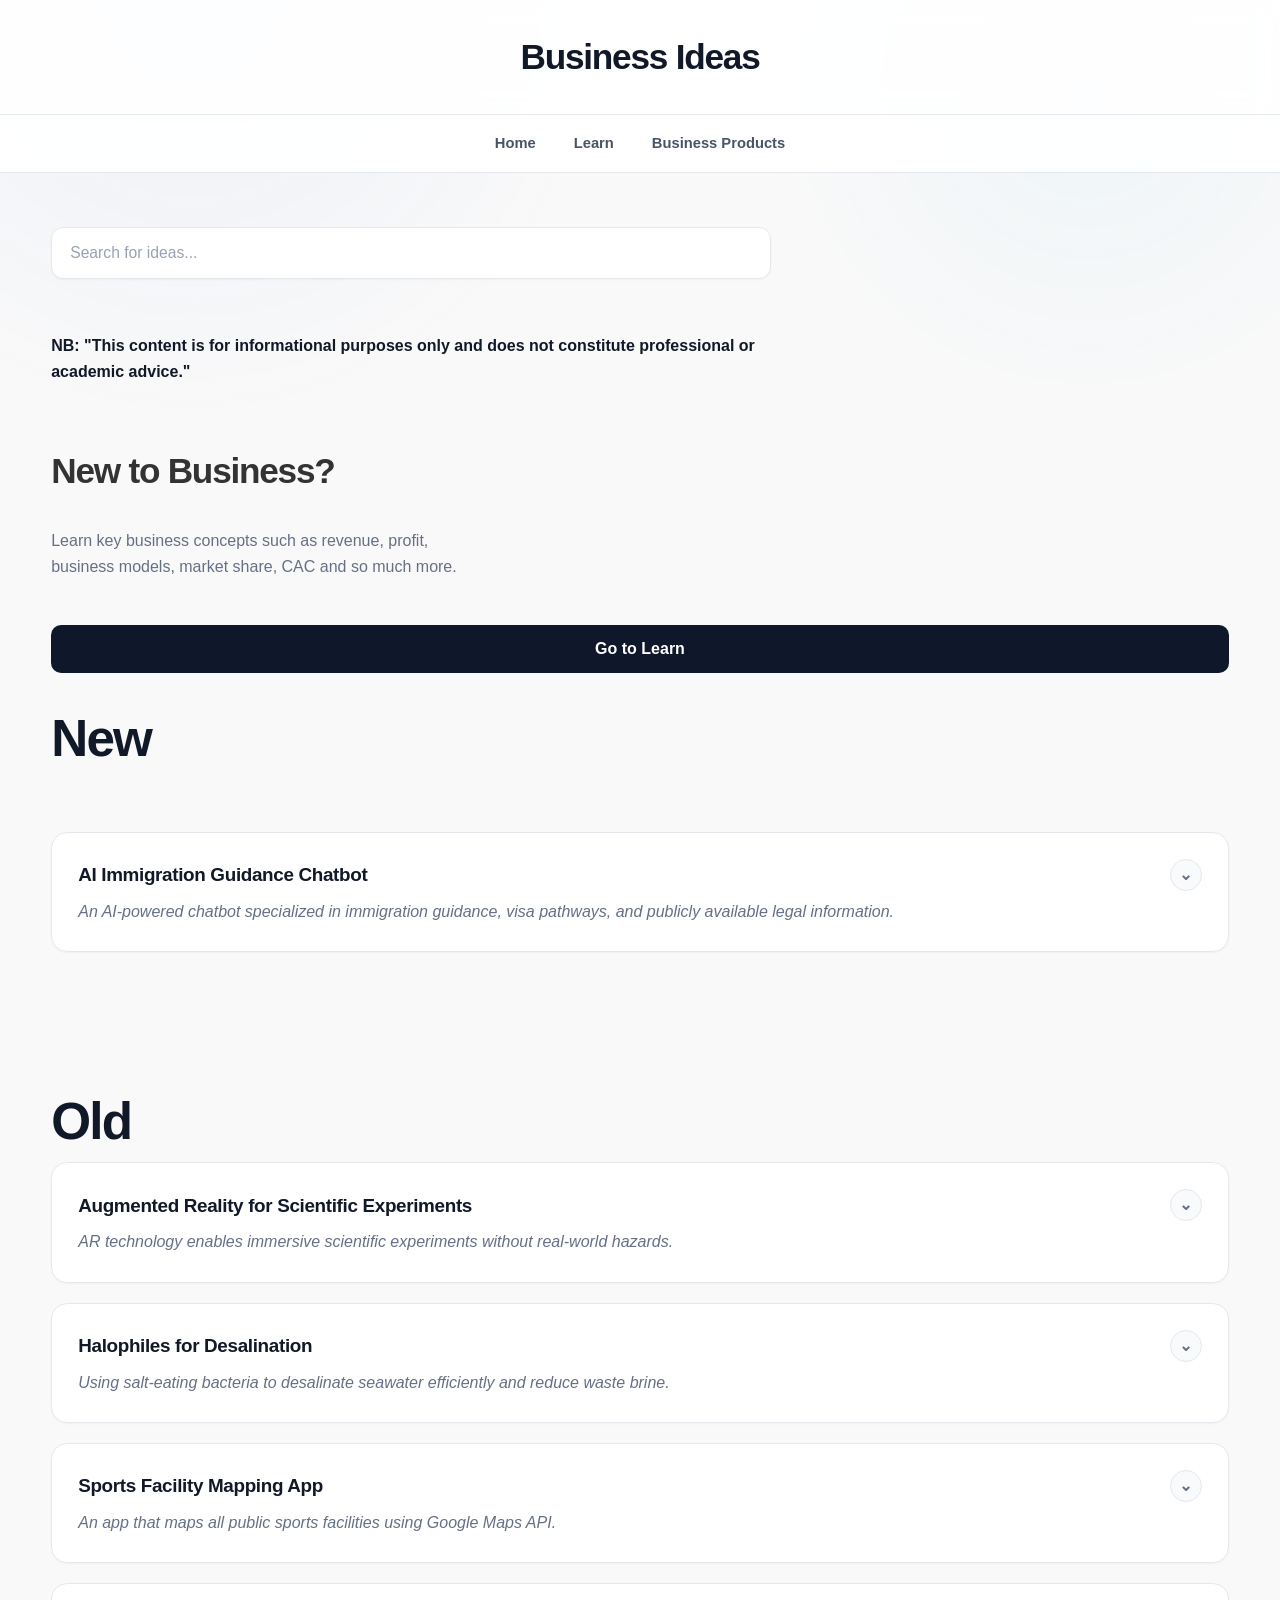
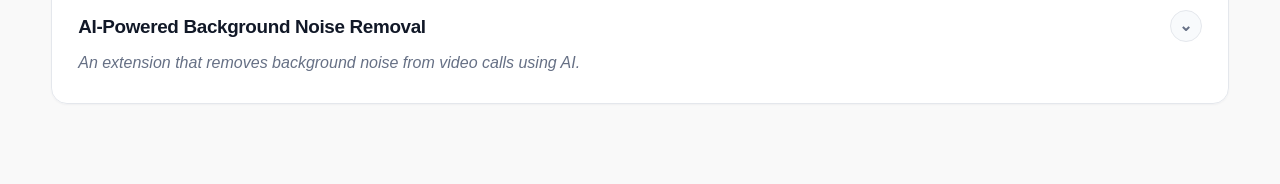
<file: index.html>
<!DOCTYPE html>
<html lang="en">
<head>
    <meta charset="UTF-8">
    <meta name="viewport" content="width=device-width, initial-scale=1.0">
    <meta name="google-site-verification" content="j425dWtoZbO4wh3GusaQlFBRPqUFYyocIAsv5WaltIE" />
    <title>Business Ideas</title>
    <link rel="stylesheet" href="styles.css">
    <style>
        /* Keep existing styles, but remove the .idea:hover .details part */
        body {
            font-family: Arial, sans-serif;
            margin: 0;
            padding: 0;
            background-color: #f9f9f9; /* Or use your gradient from styles.css */
            color: #333;
        }
        header {
            background-color: #0a9396; /* Or #333 from styles.css */
            color: #fff;
            padding: 20px;
            text-align: center;
            font-size: 1.8rem;
            font-weight: bold;
        }
        .container {
            width: 80%;
            max-width: 1200px;
            margin: 20px auto;
            display: flex;
            flex-direction: column;
            gap: 20px;
        }
        .search-bar {
            text-align: center;
            margin-bottom: 20px;
        }
        .search-bar input {
            width: 50%;
            padding: 10px;
            font-size: 1rem;
            border: 1px solid #ccc;
            border-radius: 5px;
        }
        .idea {
            background-color: #fff;
            padding: 20px;
            border-radius: 8px;
            box-shadow: 0 2px 4px rgba(0, 0, 0, 0.1);
            cursor: pointer;
            overflow: hidden; /* Keep this */
        }
        .idea h2 {
            color: #0a9396; /* Or #333 from styles.css */
            margin: 0 0 10px 0; /* Add some bottom margin */
            display: flex; /* Use flexbox for alignment */
            justify-content: space-between; /* Pushes arrow to the right */
            align-items: center; /* Vertically align title and arrow */
        }
        .idea h2 .arrow {
            font-size: 1.2em; /* Make arrow slightly larger */
            margin-left: 10px; /* Space between title and arrow */
        }
        .idea .details {
            /* Remove display: none; and max-height: 0; */
            /* Control visibility with JS/classes */
            max-height: 0; /* Start hidden */
            overflow: hidden; /* Keep this */
            transition: max-height 0.3s ease-out; /* Smooth transition */
        }
        /* New class to show details */
        .idea .details.active {
             max-height: 1000px; /* Or a sufficiently large value */
             /* Optional: Add padding-top if needed */
             /* padding-top: 15px; */
        }

        nav {
            background: #222;
            padding: 15px;
            text-align: center;
        }
    
        nav a {
            color: white;
            text-decoration: none;
            margin: 0 20px;
            font-weight: bold;
            transition: 0.2s;
        }
    
        nav a:hover {
            color: #74EBD5;
        }
        
    </style>
</head>
<body>
    <header>
        Business Ideas
    </header>
    <nav>
        <a href="index.html">Home</a>
        <a href="learn.html">Learn</a>
        <a href="businesses.html">Business Products</a>
    </nav>
    
    <div class="container">
        <div class="search-bar">
            <input type="text" id="searchInput" onkeyup="searchIdeas()" placeholder="Search for ideas...">
        </div>
        <p><b>NB: "This content is for informational purposes only and does not constitute professional or academic advice."</b></p>
        
        <h2>New to Business?</h2>
        <p>
            Learn key business concepts such as revenue, profit, <br />
            business models, market share, CAC and so much more.
        </p>
        <button onclick="window.location.href='learn.html'">Go to Learn </button>

        <h1 style="color: white;">New</h1>
        <p></p>
        <div class="idea" onclick="toggleDetails(this)">
            <h2>AI Immigration Guidance Chatbot <span class="arrow">⌄</span></h2>
            <p><i>An AI-powered chatbot specialized in immigration guidance, visa pathways, and publicly available legal information.</i></p>
            <div class="details">
            <p>
                The platform helps immigrants, students, workers, and travelers understand immigration processes through AI-powered conversational guidance. 
                Instead of paying high consultation fees for basic questions, users can access simplified explanations of publicly available immigration information anytime.
            </p>

            <h4>1. Possible Target Audience (Customer Base)</h4>
            <ul>
                <li>International Students</li>
                <li>Work Visa Applicants</li>
                <li>Families Applying for Immigration Benefits</li>
                <li>Refugees & Asylum Seekers</li>
                <li>Immigration Law Firms</li>
                <li>HR Departments Hiring International Talent</li>
                <li>Travelers Seeking Visa Information</li>
            </ul>

            <h4>2. Problem Being Solved</h4>
            <ul>
                <li>High Consultation Costs: Many people pay hundreds of dollars for basic immigration questions.</li>
                <li>Complex Legal Language: Government immigration websites are often difficult to understand.</li>
                <li>Limited Access to Attorneys: Not everyone can afford or easily reach immigration professionals.</li>
                <li>Information Overload: Immigration rules, forms, and requirements can feel overwhelming.</li>
                <li>Time Delays: People wait days or weeks just to get answers to simple procedural questions.</li>
            </ul>

            <h3>3. Business Model - How Revenue Is Generated</h3>
            <ul>
                <li>Freemium Model: Basic immigration guidance is free, advanced tools require payment.</li>
                <li>Premium Subscription: Users pay monthly for document review assistance, saved chats, and advanced AI features.</li>
                <li>Law Firm Partnerships: Immigration attorneys can receive qualified leads from the platform.</li>
                <li>Enterprise Licensing: Universities and companies can provide the chatbot to international students or employees.</li>
                <li>Advertising Revenue: Carefully selected ads from trusted immigration-related services.</li>
                <li>API Access: Other platforms can integrate the immigration AI into their systems.</li>
            </ul>

            <h3>4. Core Competency (Competitive Advantage)</h3>
            <ul>
                <li>24/7 Accessibility: Users can receive guidance anytime without scheduling consultations.</li>
                <li>AI Simplification: Complex immigration terminology is translated into simple explanations.</li>
                <li>Massive Knowledge Base: The chatbot can process large amounts of publicly available immigration data quickly.</li>
                <li>Multi-Language Support: Immigrants from different countries can interact in their preferred language.</li>
                <li>Lower Cost Alternative: Reduces barriers for people who cannot afford expensive consultations.</li>
                <li>Fast Updates: Immigration policy changes can be integrated rapidly into the system.</li>
            </ul>

            <h3>5. How the Product Can Be Made (Non-Technical Explanation)</h3>
            <ul>
                <li>Collect Public Immigration Information: Gather publicly available immigration laws, visa requirements, and government guidelines.</li>
                <li>Train the AI Model: Teach the chatbot how to answer immigration-related questions accurately and conversationally.</li>
                <li>Create a Web & Mobile Interface: Build a simple chat platform where users can ask questions naturally.</li>
                <li>Add Search & Document Features: Allow users to upload forms or search for visa categories.</li>
                <li>Implement Safety & Disclaimer Systems: Clearly inform users that the chatbot provides informational guidance, not official legal representation.</li>
                <li>Continuously Update Information: Monitor immigration policy updates and improve AI responses over time.</li>
            </ul>
            </div>
        </div>
        <p></p>
        <p></p>

        <h1 style="color: white;">Old</h1>

        <div class="idea" onclick="toggleDetails(this)">
             <h2>Augmented Reality for Scientific Experiments <span class="arrow">⌄</span></h2>
            <p><i>AR technology enables immersive scientific experiments without real-world hazards.</i></p>
            <div class="details">
                <p>Biology students can perform virtual dissections, Chemistry students can mix chemicals safely, and Physics students can simulate zero-gravity experiments.</p>
                <h4>1. Possible Target Audience (Customer Base)</h4>
                <ul>
                    <li>Educational Institutions: Schools, colleges, and universities looking for innovative teaching methods.</li>
                    <li>Students & Educators: Learners from high school to university level who need hands-on experience in science.</li>
                    <li>EdTech Companies: Businesses that offer digital learning solutions and can integrate AR into their platforms.</li>
                    <li>Research Labs & Training Centers: Organizations training scientists or professionals in complex experiments.</li>
                    <li>Homeschooling & Self-Learners: Individuals who want access to advanced scientific learning without expensive lab equipment.</li>
                </ul>
                <h4>2. Problem Being Solved</h4>
                 <ul>
                    <li>High Costs: Science labs require expensive equipment, materials, and maintenance.</li>
                    <li>Safety Risks: Dangerous chemical reactions, dissections, or physics experiments carry hazards, doing them this way eliminates that risk.</li>
                    <li>Limited Access: Many schools lack proper lab facilities, restricting hands-on learning, this method may be cheaper.</li>
                    <li>Environmental Concerns: Reducing waste from chemical experiments and biological specimens.</li>
                </ul>
                <h3>3. Business Model - How Revenue Is Generated</h3>
                <ul>
                    <li>Subscription Model: Schools, universities, and individual learners pay a monthly or yearly fee for access.</li>
                    <li>One-Time Purchase: Institutions or individuals can buy the software/license outright.</li>
                    <li>Freemium Model: Offer basic features for free and charge for premium content (e.g., advanced experiments).</li>
                    <li>Partnerships & Licensing: Sell AR modules to EdTech companies or integrate into learning platforms.</li>
                    <li>Enterprise Sales: Custom solutions for research labs, medical schools, or corporate training.</li>
                </ul>
                <h3>4. Core Competency (Competitive Advantage)</h3>
                <ul>
                    <li>Cost-Effective Science Labs: Schools can save on lab infrastructure and materials.</li>
                    <li>Immersive Learning Experience: AR enhances engagement and understanding more than textbooks or videos.</li>
                    <li>Real-Time Feedback & AI Assistance: AR can guide students step-by-step, reducing mistakes.</li>
                    <li>Portability & Scalability: Students can conduct experiments anytime, anywhere, using a tablet or AR headset.</li>
                    <li>Eco-Friendly & Ethical: Virtual dissections eliminate the need for real animal specimens, and virtual chemistry labs reduce chemical waste.</li>
                </ul>
                <h3>5. How the Product Can Be Made (Non-Technical Explanation)</h3>
                <ul>
                    <li>Create 3D Models & Simulations: Digital versions of lab equipment, biological specimens, and chemical reactions are designed.</li>
                    <li>Build AR Software: A mobile app, tablet app, or AR headset application overlays these models into the real world.</li>
                    <li>Interactive Features: Users can manipulate objects (e.g., mix virtual chemicals, dissect a 3D frog) through touch or hand gestures.</li>
                    <li>AI-Powered Guidance: Built-in AI explains steps, corrects mistakes, and provides learning feedback.</li>
                    <li>Cloud-Based Access: Students and teachers can access experiments anytime, without downloading heavy software.</li>
                </ul>
            </div>
        </div>

        <div class="idea" onclick="toggleDetails(this)">
            <h2>Halophiles for Desalination <span class="arrow">⌄</span></h2>
            <p><i>Using salt-eating bacteria to desalinate seawater efficiently and reduce waste brine.</i></p>
            <div class="details">
                <p>Halophiles can offer a low-energy alternative to traditional desalination processes by biologically removing salt from seawater.</p>
                <h4>1. Possible Target Audience (Customer Base)</h4>
                <ul>
                    <li>Water Utilities & Municipalities</li>
                    <li>Government & NGOs</li>
                    <li>Desalination Companies</li>
                    <li>Developing Countries</li>
                    <li>Agricultural Operations</li>
                </ul>
                <h4>2. Problem Being Solved</h4>
                <ul>
                    <li>High Energy Use</li>
                    <li>Waste Brine Disposal</li>
                    <li>Cost Barrier</li>
                    <li>Freshwater Scarcity</li>
                </ul>
                <h3>3. Business Model - How Revenue Is Generated</h3>
                <ul>
                    <li>Licensing Biotechnology</li>
                    <li>Consulting Services</li>
                    <li>Grants & Environmental Funding</li>
                    <li>Custom Installations</li>
                    <li>SaaS Platform for Monitoring</li>
                </ul>
                <h3>4. Core Competency (Competitive Advantage)</h3>
                <ul>
                    <li>Eco-Friendly Process</li>
                    <li>Energy Efficient</li>
                    <li>Scalable and Modular</li>
                    <li>Sustainable & Self-Regenerating</li>
                    <li>Cutting-Edge Science</li>
                </ul>
                <h3>5. How the Product Can Be Made (Non-Technical Explanation)</h3>
                <ul>
                    <li>Identify Suitable Halophiles</li>
                    <li>Design Bioreactor Systems</li>
                    <li>Monitor & Optimize</li>
                    <li>Develop Maintenance Protocols</li>
                    <li>Pilot & Scale Up</li>
                </ul>
            </div>
        </div>


        <div class="idea" onclick="toggleDetails(this)">
             <h2>Sports Facility Mapping App <span class="arrow">⌄</span></h2>
            <p><i>An app that maps all public sports facilities using Google Maps API.</i></p>
            <div class="details">
                <p>The app helps users locate nearby sports venues and ensures accurate, verified data through crowd or agent contributions.</p>
                <h4>1. Possible Target Audience (Customer Base)</h4>
                <ul>
                    <li>Fitness Enthusiasts & Athletes</li>
                    <li>Schools & Community Groups</li>
                    <li>Local Governments & Parks Departments</li>
                    <li>Real Estate Developers</li>
                    <li>Advertisers & Sponsors</li>
                </ul>
                <h4>2. Problem Being Solved</h4>
                <ul>
                    <li>Lack of Awareness</li>
                    <li>Outdated Information</li>
                    <li>Unverified Access</li>
                    <li>No Central Platform</li>
                </ul>
                <h3>3. Business Model - How Revenue Is Generated</h3>
                <ul>
                    <li>Ads & Promotions</li>
                    <li>Freemium Model</li>
                    <li>Sponsorship Deals</li>
                    <li>Analytics & Data Licensing</li>
                    <li>In-App Booking Fees</li>
                </ul>
                <h3>4. Core Competency (Competitive Advantage)</h3>
                <ul>
                    <li>Verified Data</li>
                    <li>Geolocation Accuracy</li>
                    <li>Community Engagement</li>
                    <li>Multi-Sport Inclusion</li>
                    <li>Cross-Platform Access</li>
                </ul>
                <h3>5. How the Product Can Be Made (Non-Technical Explanation)</h3>
                <ul>
                    <li>Use Google Maps API</li>
                    <li>Build a User-Friendly Interface</li>
                    <li>Allow Crowd Contributions</li>
                    <li>Create a Verification Network</li>
                    <li>Develop Admin Tools</li>
                </ul>
            </div>
        </div>

        <div class="idea" onclick="toggleDetails(this)">
             <h2>AI-Powered Background Noise Removal <span class="arrow">⌄</span></h2>
            <p><i>An extension that removes background noise from video calls using AI.</i></p>
            <div class="details">
                <p>This tool filters out disruptive sounds during online meetings, ensuring professional-quality communication.</p>
                <h4>1. Possible Target Audience (Customer Base)</h4>
                <ul>
                    <li>Remote Workers & Freelancers</li>
                    <li>Corporate Teams</li>
                    <li>Call Centers & BPOs</li>
                    <li>Podcasters & Streamers</li>
                    <li>Schools & Online Tutors</li>
                </ul>
                <h4>2. Problem Being Solved</h4>
                <ul>
                    <li>Poor Call Quality</li>
                    <li>Accessibility Issues</li>
                    <li>Distraction & Fatigue</li>
                    <li>No Native Solution</li>
                </ul>
                <h3>3. Business Model - How Revenue Is Generated</h3>
                <ul>
                    <li>Freemium Model</li>
                    <li>Browser Extension Sales</li>
                    <li>Corporate Licenses</li>
                    <li>SaaS API Licensing</li>
                    <li>Marketplace Add-Ons</li>
                </ul>
                <h3>4. Core Competency (Competitive Advantage)</h3>
                <ul>
                    <li>Advanced AI Filters</li>
                    <li>Real-Time Processing</li>
                    <li>Lightweight & Browser-Based</li>
                    <li>Customizable Settings</li>
                    <li>Privacy-Preserving</li>
                </ul>
                <h3>5. How the Product Can Be Made (Non-Technical Explanation)</h3>
                <ul>
                    <li>Train the AI Model</li>
                    <li>Develop a Browser Extension</li>
                    <li>Ensure Low Latency</li>
                    <li>User-Friendly UI</li>
                    <li>Cross-Platform Compatibility</li>
                </ul>
            </div>
        </div>

    <script>
        // Keep your existing searchIdeas function
        function searchIdeas() {
            let query = document.getElementById("searchInput").value.toLowerCase();
            let ideas = document.querySelectorAll(".idea");
            ideas.forEach(idea => {
                let text = idea.textContent.toLowerCase();
                // Using test() method is generally better for regex checks
                if (new RegExp(query, "i").test(text)) {
                    idea.style.display = "flex"; // Use flex or block depending on your layout needs
                } else {
                    idea.style.display = "none";
                }
            });
        }

        // Add the new toggleDetails function
        function toggleDetails(element) {
            const details = element.querySelector('.details');
            const arrow = element.querySelector('.arrow');

            // Check if details section is currently active (visible)
            if (details.classList.contains('active')) {
                details.classList.remove('active');
                arrow.textContent = '⌄'; // Change arrow to down
            } else {
                details.classList.add('active');
                arrow.textContent = '^'; // Change arrow to up
            }
        }
    </script>
</body>
</html>
</file>
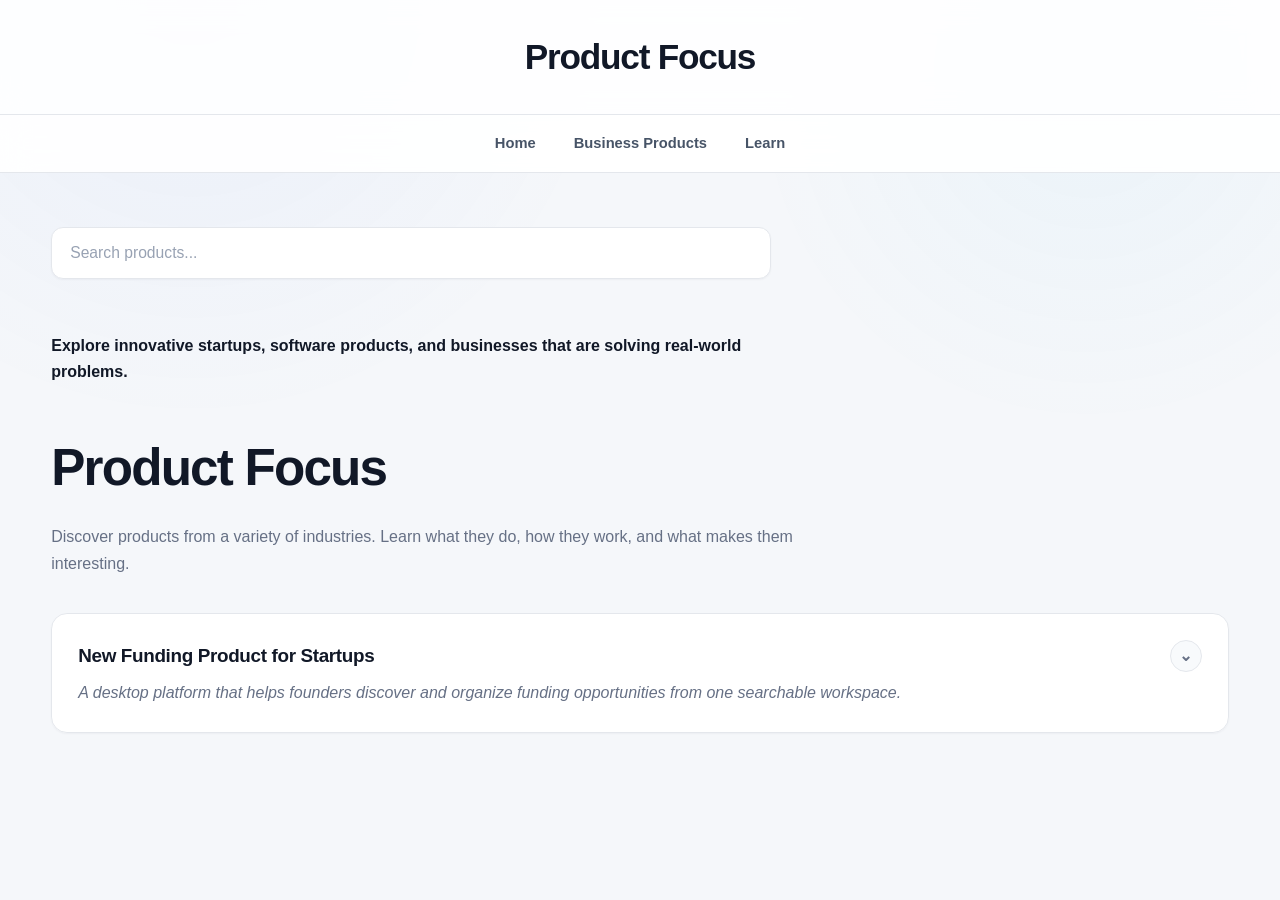
<file: businesses.html>
<!DOCTYPE html>
<html lang="en">
<head>
    <meta charset="UTF-8">
    <meta name="viewport" content="width=device-width, initial-scale=1.0">
    <title>Business Product Focus</title>
    <link rel="stylesheet" href="styles.css">
</head>

<body>

<header>
    Product Focus
</header>

<nav>
    <a href="index.html">Home</a>
    <a href="businesses.html">Business Products</a>
    <a href="learn.html">Learn</a>
</nav>

<main class="container">

    <div class="search-bar">
        <input
            type="text"
            id="searchInput"
            onkeyup="searchIdeas()"
            placeholder="Search products...">
    </div>

    <p><b>Explore innovative startups, software products, and businesses that are solving real-world problems.</b></p>

    <h1>Product Focus</h1>

    <p>
        Discover products from a variety of industries. Learn what they do,
        how they work, and what makes them interesting.
    </p>

    <div class="idea" onclick="toggleDetails(this)">

        <h2>
            New Funding Product for Startups
            <span class="arrow">⌄</span>
        </h2>

        <p>
            <i>
                A desktop platform that helps founders discover and organize funding
                opportunities from one searchable workspace.
            </i>
        </p>

        <div class="details">

            <img src="genvium.png" alt="Genvium">

            <h3>About Genvium</h3>

            <p>
                Genvium helps startups discover, organize, and track grants, tax credits,
                accelerators, startup competitions, and investor opportunities from a
                centralized searchable platform designed to reduce friction and help
                founders move faster.
            </p>

            <h3>How Does It Work?</h3>

            <p>
                Genvium is currently available as a native desktop application for Apple
                Silicon Macs. Users simply download the application to access a searchable
                collection of startup funding opportunities and supporting resources.
            </p>

            <p>
                Instead of searching dozens of websites individually, founders can use one
                platform to research, organize, and keep track of relevant opportunities.
            </p>

            <h3>Key Features</h3>

            <ul>
                <li>Centralized funding search</li>
                <li>Grant discovery</li>
                <li>Tax credit database</li>
                <li>Accelerator and incubator listings</li>
                <li>Startup competition discovery</li>
                <li>Investor opportunity listings</li>
                <li>Search and filtering tools</li>
                <li>Saved opportunities</li>
                <li>Application tracking</li>
                <li>Genvium Plus AI assistant</li>
            </ul>

            <h3>What Makes It Interesting?</h3>

            <p>
                Funding opportunities for startups are often scattered across government
                websites, nonprofit organizations, accelerators, universities, corporate
                programs, and investor platforms.
            </p>

            <p>
                Genvium is working to make these fragmented funding resources easier to
                discover by bringing them together into one searchable experience. Rather
                than replacing the original sources, the platform aims to simplify how
                founders find, organize, and revisit opportunities throughout their funding
                journey.
            </p>

            <h3>Availability</h3>

            <ul>
                <li>Desktop application</li>
                <li>Apple Silicon Macs</li>
                <li>Developed by Auduvant Technologies</li>
            </ul>

        </div>
    </div>

</main>

<script>
function searchIdeas() {
    const query = document.getElementById("searchInput").value.toLowerCase().trim();
    const ideas = document.querySelectorAll(".idea");

    ideas.forEach(idea => {
        const text = idea.textContent.toLowerCase();
        idea.style.display = text.includes(query) ? "block" : "none";
    });
}

function toggleDetails(element) {
    const details = element.querySelector(".details");
    const arrow = element.querySelector(".arrow");

    if (details.classList.contains("active")) {
        details.classList.remove("active");
        arrow.textContent = "⌄";
    } else {
        details.classList.add("active");
        arrow.textContent = "^";
    }
}
</script>

</body>
</html>
</file>
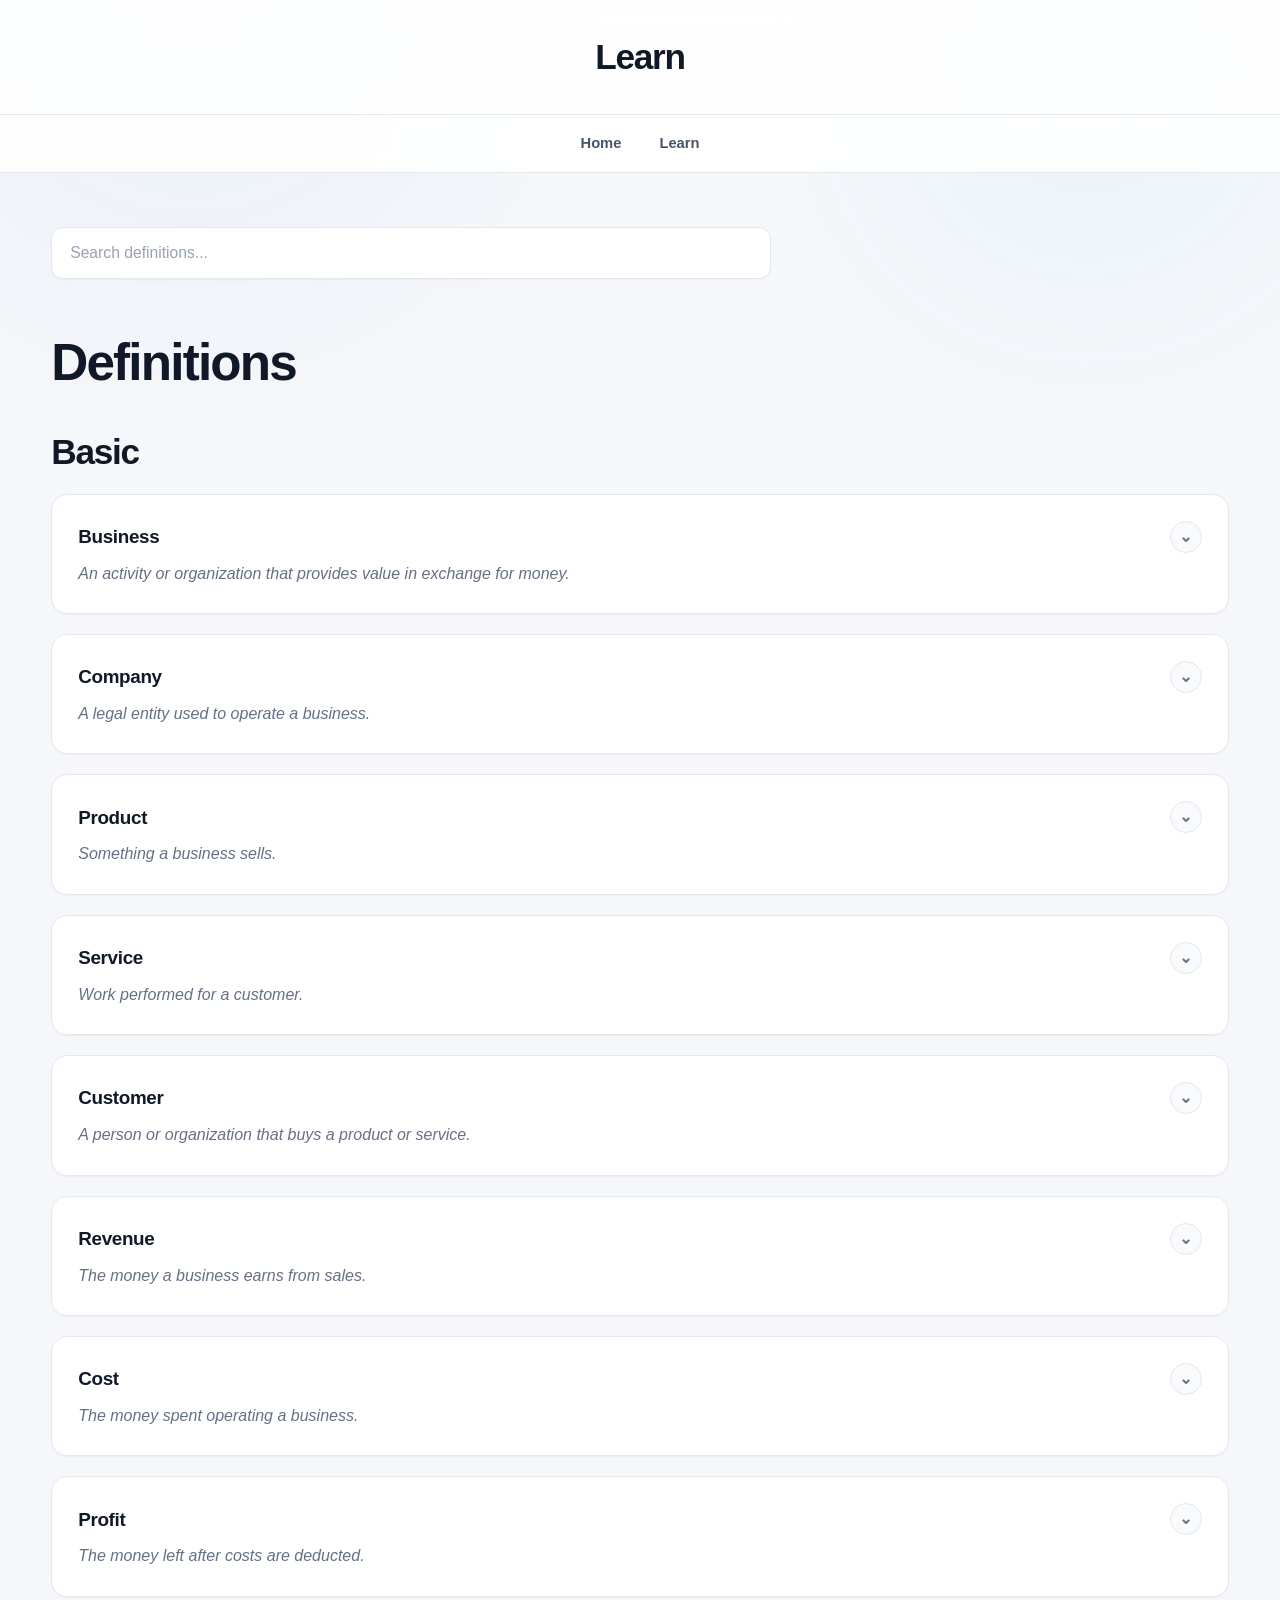
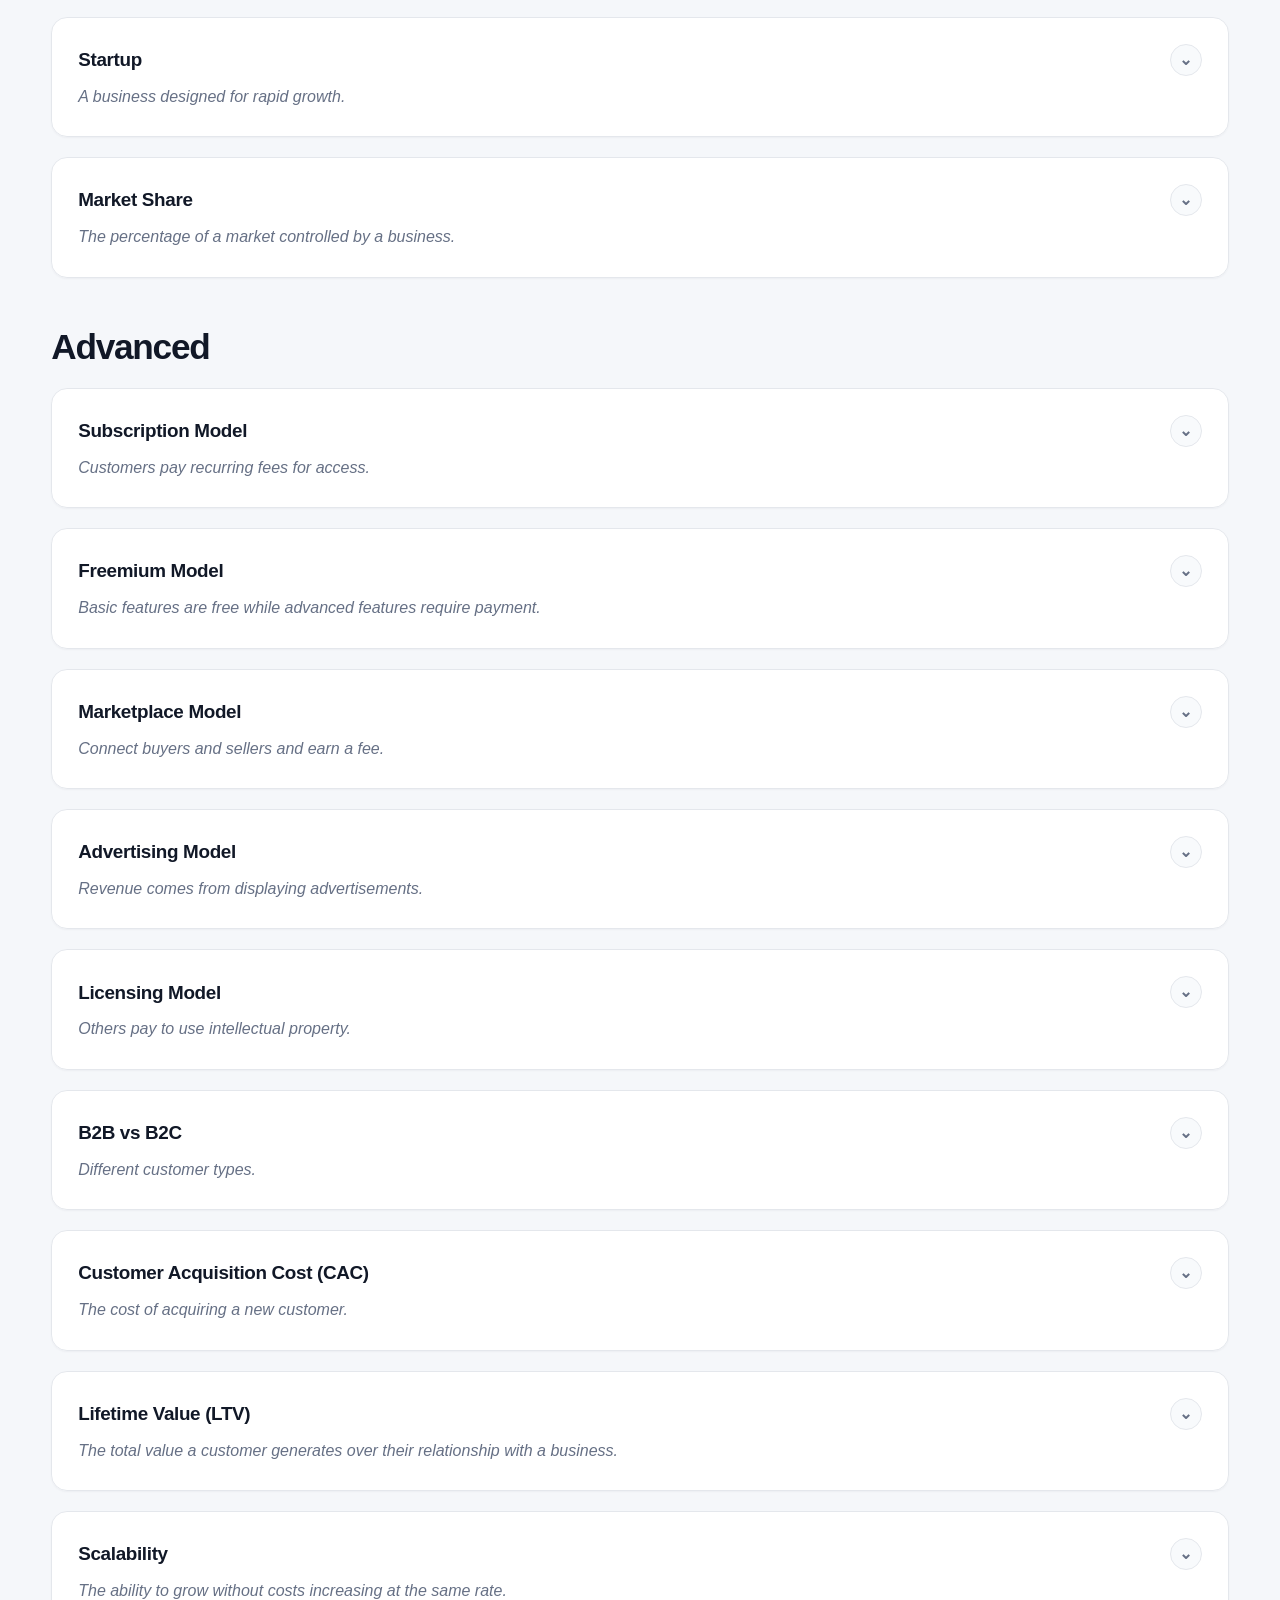
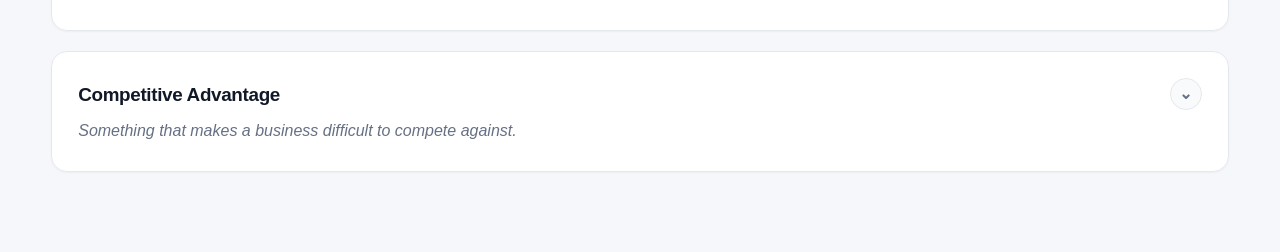
<file: learn.html>
<!DOCTYPE html>
<html lang="en">
<head>
    <meta charset="UTF-8">
    <meta name="viewport" content="width=device-width, initial-scale=1.0">
    <title>Learn Business Concepts</title>
    <link rel="stylesheet" href="styles.css">

    <style>
        nav {
            background: #222;
            padding: 15px;
            text-align: center;
        }

        nav a {
            color: white;
            text-decoration: none;
            margin: 0 20px;
            font-weight: bold;
        }

        nav a:hover {
            text-decoration: underline;
        }

        .search-bar {
            text-align: center;
            margin-bottom: 20px;
        }

        .search-bar input {
            width: 50%;
            padding: 10px;
            font-size: 1rem;
            border: 1px solid #ccc;
            border-radius: 5px;
        }

        .idea {
            cursor: pointer;
            overflow: hidden;
        }

        .idea h2 {
            display: flex;
            justify-content: space-between;
            align-items: center;
        }

        .idea .details {
            max-height: 0;
            overflow: hidden;
            transition: max-height 0.3s ease-out;
        }

        .idea .details.active {
            max-height: 1000px;
        }

        .arrow {
            margin-left: 10px;
        }
    </style>
</head>
<body>

<header>
    Learn
</header>

<nav>
    <a href="index.html">Home</a>
    <a href="learn.html">Learn</a>
</nav>

<div class="container">

    <div class="search-bar">
        <input type="text"
               id="searchInput"
               onkeyup="searchDefinitions()"
               placeholder="Search definitions...">
    </div>

    <h1 style="color:white;">Definitions</h1>

    <h2 style="color:white;">Basic</h2>

    <div class="idea" onclick="toggleDetails(this)">
        <h2>Business <span class="arrow">⌄</span></h2>
        <p><i>An activity or organization that provides value in exchange for money.</i></p>

        <div class="details">
            <p>
                A business creates products or services that customers are willing
                to pay for. Businesses can be small, large, local, or global.
            </p>
        </div>
    </div>

    <div class="idea" onclick="toggleDetails(this)">
        <h2>Company <span class="arrow">⌄</span></h2>
        <p><i>A legal entity used to operate a business.</i></p>

        <div class="details">
            <p>
                A company can own property, hire employees, sign contracts,
                earn revenue, and incur expenses.
            </p>
        </div>
    </div>

    <div class="idea" onclick="toggleDetails(this)">
        <h2>Product <span class="arrow">⌄</span></h2>
        <p><i>Something a business sells.</i></p>

        <div class="details">
            <p>
                Products can be physical goods, digital goods, software,
                subscriptions, or anything else customers pay for.
            </p>
        </div>
    </div>

    <div class="idea" onclick="toggleDetails(this)">
        <h2>Service <span class="arrow">⌄</span></h2>
        <p><i>Work performed for a customer.</i></p>

        <div class="details">
            <p>
                Unlike products, services are usually activities performed for
                someone, such as consulting, accounting, or lawn care.
            </p>
        </div>
    </div>

    <div class="idea" onclick="toggleDetails(this)">
        <h2>Customer <span class="arrow">⌄</span></h2>
        <p><i>A person or organization that buys a product or service.</i></p>

        <div class="details">
            <p>
                Customers are the source of revenue for most businesses.
            </p>
        </div>
    </div>

    <div class="idea" onclick="toggleDetails(this)">
        <h2>Revenue <span class="arrow">⌄</span></h2>
        <p><i>The money a business earns from sales.</i></p>

        <div class="details">
            <p>
                Revenue is the total amount of money generated before expenses
                are deducted.
            </p>
        </div>
    </div>

    <div class="idea" onclick="toggleDetails(this)">
        <h2>Cost <span class="arrow">⌄</span></h2>
        <p><i>The money spent operating a business.</i></p>

        <div class="details">
            <p>
                Costs include rent, salaries, software, marketing,
                equipment, and other expenses.
            </p>
        </div>
    </div>

    <div class="idea" onclick="toggleDetails(this)">
        <h2>Profit <span class="arrow">⌄</span></h2>
        <p><i>The money left after costs are deducted.</i></p>

        <div class="details">
            <p>
                Profit = Revenue − Costs
            </p>

            <p>
                Businesses generally aim to generate profit over time.
            </p>
        </div>
    </div>

    <div class="idea" onclick="toggleDetails(this)">
        <h2>Startup <span class="arrow">⌄</span></h2>
        <p><i>A business designed for rapid growth.</i></p>

        <div class="details">
            <p>
                Startups often focus on innovation, technology,
                and scalability.
            </p>
        </div>
    </div>

    <div class="idea" onclick="toggleDetails(this)">
        <h2>Market Share <span class="arrow">⌄</span></h2>
        <p><i>The percentage of a market controlled by a business.</i></p>

        <div class="details">
            <p>
                Market share helps measure a company's position relative
                to competitors.
            </p>
        </div>
    </div>

    <h2 style="color:white;">Advanced</h2>

    <div class="idea" onclick="toggleDetails(this)">
        <h2>Subscription Model <span class="arrow">⌄</span></h2>
        <p><i>Customers pay recurring fees for access.</i></p>

        <div class="details">
            <p>
                Common among SaaS companies, streaming services,
                and memberships.
            </p>
        </div>
    </div>

    <div class="idea" onclick="toggleDetails(this)">
        <h2>Freemium Model <span class="arrow">⌄</span></h2>
        <p><i>Basic features are free while advanced features require payment.</i></p>

        <div class="details">
            <p>
                This model helps attract users before converting some into
                paying customers.
            </p>
        </div>
    </div>

    <div class="idea" onclick="toggleDetails(this)">
        <h2>Marketplace Model <span class="arrow">⌄</span></h2>
        <p><i>Connect buyers and sellers and earn a fee.</i></p>

        <div class="details">
            <p>
                The platform itself often does not own the goods being sold.
            </p>
        </div>
    </div>

    <div class="idea" onclick="toggleDetails(this)">
        <h2>Advertising Model <span class="arrow">⌄</span></h2>
        <p><i>Revenue comes from displaying advertisements.</i></p>

        <div class="details">
            <p>
                Businesses monetize attention rather than directly selling
                products to users.
            </p>
        </div>
    </div>

    <div class="idea" onclick="toggleDetails(this)">
        <h2>Licensing Model <span class="arrow">⌄</span></h2>
        <p><i>Others pay to use intellectual property.</i></p>

        <div class="details">
            <p>
                Common with software, patents, trademarks, and media.
            </p>
        </div>
    </div>

    <div class="idea" onclick="toggleDetails(this)">
        <h2>B2B vs B2C <span class="arrow">⌄</span></h2>
        <p><i>Different customer types.</i></p>

        <div class="details">
            <p><b>B2B:</b> Business sells to other businesses.</p>
            <p><b>B2C:</b> Business sells directly to consumers.</p>
        </div>
    </div>

    <div class="idea" onclick="toggleDetails(this)">
        <h2>Customer Acquisition Cost (CAC) <span class="arrow">⌄</span></h2>
        <p><i>The cost of acquiring a new customer.</i></p>

        <div class="details">
            <p>
                CAC measures how much a company spends on sales and marketing
                to gain one customer.
            </p>
        </div>
    </div>

    <div class="idea" onclick="toggleDetails(this)">
        <h2>Lifetime Value (LTV) <span class="arrow">⌄</span></h2>
        <p><i>The total value a customer generates over their relationship with a business.</i></p>

        <div class="details">
            <p>
                LTV helps businesses understand how much they can spend
                acquiring customers.
            </p>
        </div>
    </div>

    <div class="idea" onclick="toggleDetails(this)">
        <h2>Scalability <span class="arrow">⌄</span></h2>
        <p><i>The ability to grow without costs increasing at the same rate.</i></p>

        <div class="details">
            <p>
                Software businesses are often highly scalable because
                serving additional customers costs very little.
            </p>
        </div>
    </div>

    <div class="idea" onclick="toggleDetails(this)">
        <h2>Competitive Advantage <span class="arrow">⌄</span></h2>
        <p><i>Something that makes a business difficult to compete against.</i></p>

        <div class="details">
            <p>
                Examples include strong brands, patents, network effects,
                economies of scale, or unique technology.
            </p>
        </div>
    </div>

</div>

<script>
    function searchDefinitions() {
        let query = document.getElementById("searchInput").value.toLowerCase();
        let ideas = document.querySelectorAll(".idea");

        ideas.forEach(idea => {
            let text = idea.textContent.toLowerCase();

            if (text.includes(query)) {
                idea.style.display = "block";
            } else {
                idea.style.display = "none";
            }
        });
    }

    function toggleDetails(element) {
        const details = element.querySelector('.details');
        const arrow = element.querySelector('.arrow');

        if (details.classList.contains('active')) {
            details.classList.remove('active');
            arrow.textContent = '⌄';
        } else {
            details.classList.add('active');
            arrow.textContent = '^';
        }
    }
</script>

</body>
</html>
</file>
<file: styles.css>
:root {
    --bg: #f5f7fa;
    --surface: #ffffff;
    --surface-soft: #f8fafc;
    --text: #111827;
    --text-muted: #667085;
    --border: #e4e7ec;
    --accent: #2563eb;
    --accent-dark: #1d4ed8;
    --accent-soft: #eff6ff;
    --navy: #0f172a;
    --shadow-sm: 0 1px 2px rgba(16, 24, 40, .04);
    --shadow-md: 0 8px 30px rgba(16, 24, 40, .07);
    --radius: 16px;
    --max-width: 1180px;
}

* {
    box-sizing: border-box;
}

html {
    scroll-behavior: smooth;
}

body {
    margin: 0;
    padding: 0;
    min-height: 100vh;
    font-family: Inter, ui-sans-serif, -apple-system, BlinkMacSystemFont, "Segoe UI",
        Roboto, Helvetica, Arial, sans-serif;
    background: var(--bg);
    color: var(--text);
    line-height: 1.65;
    -webkit-font-smoothing: antialiased;
}

body::before {
    content: "";
    position: fixed;
    inset: 0;
    pointer-events: none;
    background:
        radial-gradient(circle at 15% 0%, rgba(37, 99, 235, .055), transparent 30%),
        radial-gradient(circle at 85% 10%, rgba(14, 165, 233, .045), transparent 25%);
    z-index: -1;
}

/* Header */

header {
    background: rgba(255, 255, 255, .88) !important;
    color: var(--text) !important;
    padding: 28px 24px !important;
    text-align: center;
    font-size: clamp(1.65rem, 3vw, 2.2rem) !important;
    font-weight: 750 !important;
    letter-spacing: -.035em;
    border-bottom: 1px solid var(--border);
    backdrop-filter: blur(14px);
}

/* Navigation */

nav {
    background: rgba(255, 255, 255, .92) !important;
    padding: 0 24px !important;
    min-height: 58px;
    display: flex;
    justify-content: center;
    align-items: center;
    gap: 8px;
    border-bottom: 1px solid var(--border);
    backdrop-filter: blur(14px);
}

nav a {
    color: #475467 !important;
    text-decoration: none;
    margin: 0 !important;
    padding: 9px 15px;
    border-radius: 9px;
    font-size: .92rem;
    font-weight: 600;
    transition: background .18s ease, color .18s ease, transform .18s ease;
}

nav a:hover {
    color: var(--text) !important;
    background: #f2f4f7;
    transform: translateY(-1px);
}

/* Main layout */

.container {
    width: min(92%, var(--max-width)) !important;
    max-width: var(--max-width) !important;
    margin: 0 auto !important;
    padding: 54px 0 80px;
    display: flex;
    flex-direction: column;
    gap: 20px !important;
}

/* Hero typography */

.container > h1,
.container > h2 {
    letter-spacing: -.035em;
}

.container > h1 {
    margin: 18px 0 -8px;
    font-size: clamp(2rem, 4vw, 3.25rem);
    line-height: 1.1;
}

.container > h2 {
    margin: 12px 0 0;
    font-size: clamp(1.6rem, 3vw, 2.2rem);
    line-height: 1.2;
}

.container > p {
    color: var(--text-muted);
    max-width: 760px;
}

.container > p b {
    color: var(--text);
}

/* Fix old inline white section headings */

.container > h1[style],
.container > h2[style] {
    color: var(--text) !important;
}

/* Search */

.search-bar {
    text-align: left !important;
    margin: 0 0 18px !important;
}

.search-bar input {
    width: 100% !important;
    max-width: 720px;
    height: 52px;
    padding: 0 18px !important;
    font: inherit;
    font-size: .98rem !important;
    color: var(--text);
    background: var(--surface);
    border: 1px solid var(--border) !important;
    border-radius: 12px !important;
    outline: none;
    box-shadow: var(--shadow-sm);
    transition: border-color .18s ease, box-shadow .18s ease;
}

.search-bar input::placeholder {
    color: #98a2b3;
}

.search-bar input:focus {
    border-color: #93c5fd !important;
    box-shadow: 0 0 0 4px rgba(37, 99, 235, .10);
}

/* Buttons */

button {
    width: auto !important;
    margin-top: 8px !important;
    padding: 11px 17px !important;
    border: 0;
    border-radius: 10px;
    background: var(--navy);
    color: white;
    font: inherit;
    font-weight: 650;
    cursor: pointer;
    transition: transform .18s ease, background .18s ease, box-shadow .18s ease;
}

button:hover {
    background: #1e293b;
    transform: translateY(-1px);
    box-shadow: 0 7px 18px rgba(15, 23, 42, .14);
}

/* Cards */

.idea {
    position: relative;
    background: rgba(255, 255, 255, .96) !important;
    margin: 0 !important;
    padding: 26px !important;
    border: 1px solid var(--border);
    border-radius: var(--radius) !important;
    box-shadow: var(--shadow-sm) !important;
    cursor: pointer;
    overflow: hidden;
    transition: border-color .2s ease, box-shadow .2s ease, transform .2s ease;
}

.idea:hover {
    border-color: #cdd5df;
    box-shadow: var(--shadow-md) !important;
    transform: translateY(-2px);
}

.idea h2 {
    margin: 0 0 8px !important;
    color: var(--text) !important;
    display: flex;
    justify-content: space-between;
    align-items: center;
    gap: 20px;
    font-size: 1.18rem;
    line-height: 1.35;
    letter-spacing: -.018em;
}

.idea > p {
    color: var(--text-muted);
    margin: 0;
}

.arrow {
    flex: 0 0 auto;
    display: inline-flex;
    align-items: center;
    justify-content: center;
    width: 32px;
    height: 32px;
    border: 1px solid var(--border);
    border-radius: 50%;
    color: #667085;
    font-size: 1rem !important;
    line-height: 1;
    background: var(--surface-soft);
    transition: transform .2s ease, background .2s ease;
}

.idea:has(.details.active) .arrow {
    background: var(--accent-soft);
    color: var(--accent);
}

/* Expandable content */

.details {
    max-height: 0;
    overflow: hidden;
    opacity: 0;
    transition: max-height .38s ease, opacity .25s ease, margin-top .25s ease;
}

.details.active {
    max-height: 3000px !important;
    opacity: 1;
    margin-top: 24px;
    padding-top: 24px;
    border-top: 1px solid var(--border);
}

.details h3 {
    margin: 26px 0 8px;
    color: var(--text);
    font-size: 1rem;
    letter-spacing: -.01em;
}

.details p {
    color: #475467;
}

.details ul {
    padding-left: 21px;
    color: #475467;
}

.details li {
    margin-bottom: 7px;
}

.details img {
    display: block;
    width: min(100%, 760px) !important;
    height: auto !important;
    max-height: 440px;
    object-fit: cover;
    margin: 0 auto 24px;
    border: 1px solid var(--border);
    border-radius: 14px !important;
    box-shadow: var(--shadow-md);
}

/* Learn-page compatibility */

.idea .details.active {
    max-height: 3000px;
}

.idea h4 {
    color: var(--text);
    margin-top: 22px;
    margin-bottom: 8px;
}

/* Small labels / section dividers */

.container > h2:not(:first-child) {
    margin-top: 28px;
}

/* Mobile */

@media (max-width: 700px) {
    header {
        padding: 22px 18px !important;
    }

    nav {
        padding: 7px 12px !important;
        gap: 2px;
        overflow-x: auto;
        justify-content: flex-start;
    }

    nav a {
        white-space: nowrap;
        padding: 8px 11px;
        font-size: .86rem;
    }

    .container {
        width: min(92%, 680px) !important;
        padding: 34px 0 55px;
    }

    .idea {
        padding: 20px !important;
        border-radius: 14px !important;
    }

    .idea h2 {
        font-size: 1.06rem;
    }

    .details.active {
        margin-top: 19px;
        padding-top: 19px;
    }
}

/* Respect reduced motion */

@media (prefers-reduced-motion: reduce) {
    *,
    *::before,
    *::after {
        scroll-behavior: auto !important;
        transition: none !important;
    }
}
</file>
